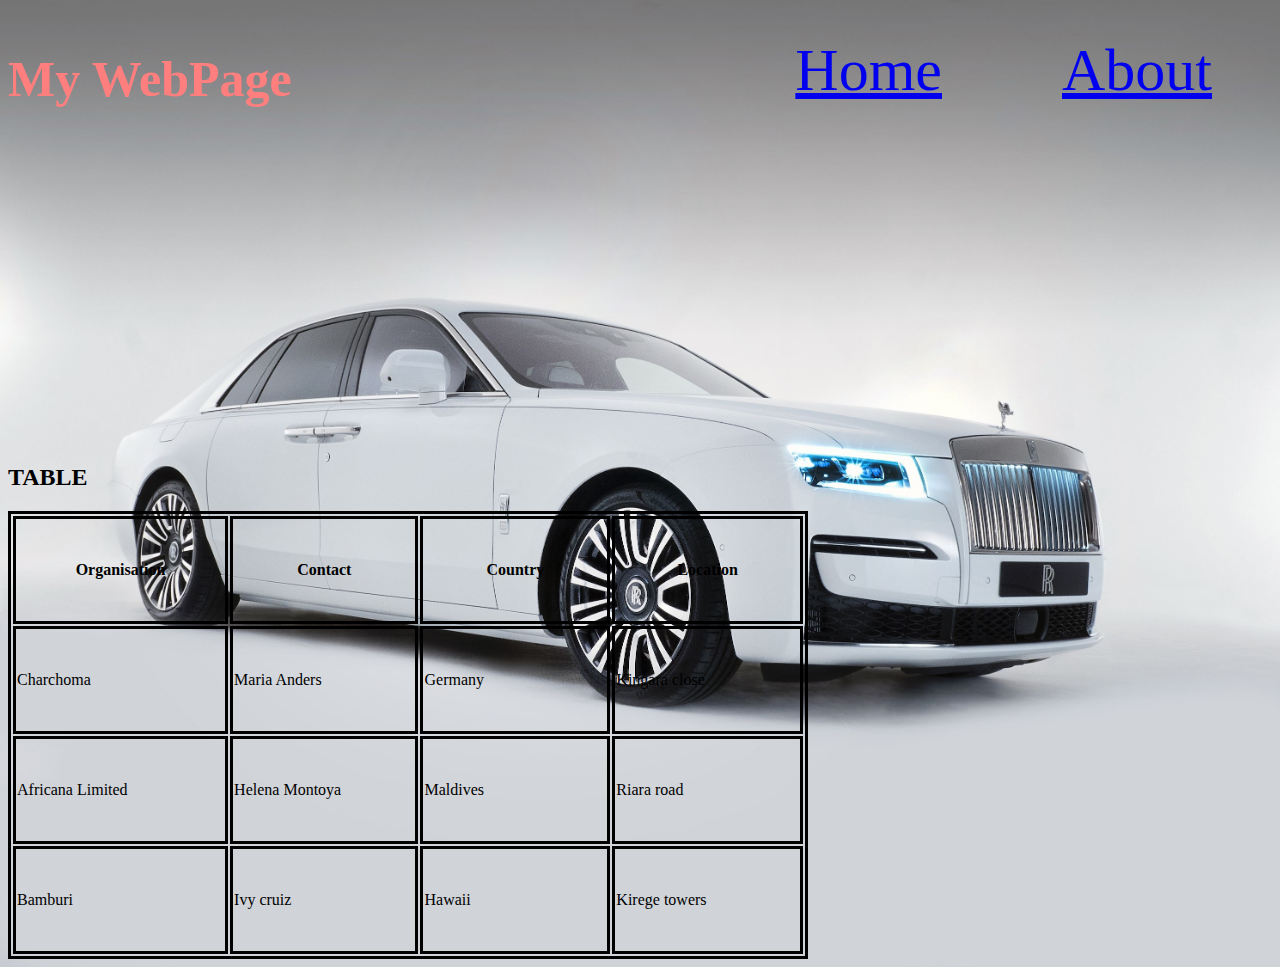
<file: index.html>
<!DOCTYPE html>
<html lang="en">

<head>
    <meta charset="UTF-8">
    <meta http-equiv="X-UA-Compatible" content="IE=edge">
    <meta name="viewport" content="width=device-width, initial-scale=1.0">
    <link rel="stylesheet" href="style.css">
    <title>MyWebPage</title>
    
</head>


<body>

    <div>

        <h1>My WebPage</h1>
       <nav>
            <ul>
                <li><a href="About.html">About</a></li>
                <li><a href="Home.html">Home</a></li>
            </ul>
        </nav>
        <iframe width="560" height="315" src="https://www.youtube.com/embed/VQqOJC8ToC4" title="YouTube video player" frameborder="0" allow="accelerometer; autoplay; clipboard-write; encrypted-media; gyroscope; picture-in-picture" allowfullscreen></iframe>
</div>
<div>    
<table>
    <h2>TABLE</h2>
    <tr>
        <th>Organisation</th>
        <th>Contact</th>
        <th>Country</th>
        <th>Location</th>
      </tr>
      <tr>
        <td>Charchoma</td>
        <td>Maria Anders</td>
        <td>Germany</td>
        <td>Kingara close</td>
        </tr>
        <tr>
            <td>Africana Limited</td>
            <td>Helena Montoya</td>
            <td>Maldives</td>
            <td>Riara road</td>
         </tr>
         <tr>
             <td>Bamburi</td>
             <td>Ivy cruiz</td>
             <td>Hawaii</td>
             <td>Kirege towers</td>
         </tr>
    </table>
</div>
</body>
</html>
</file>
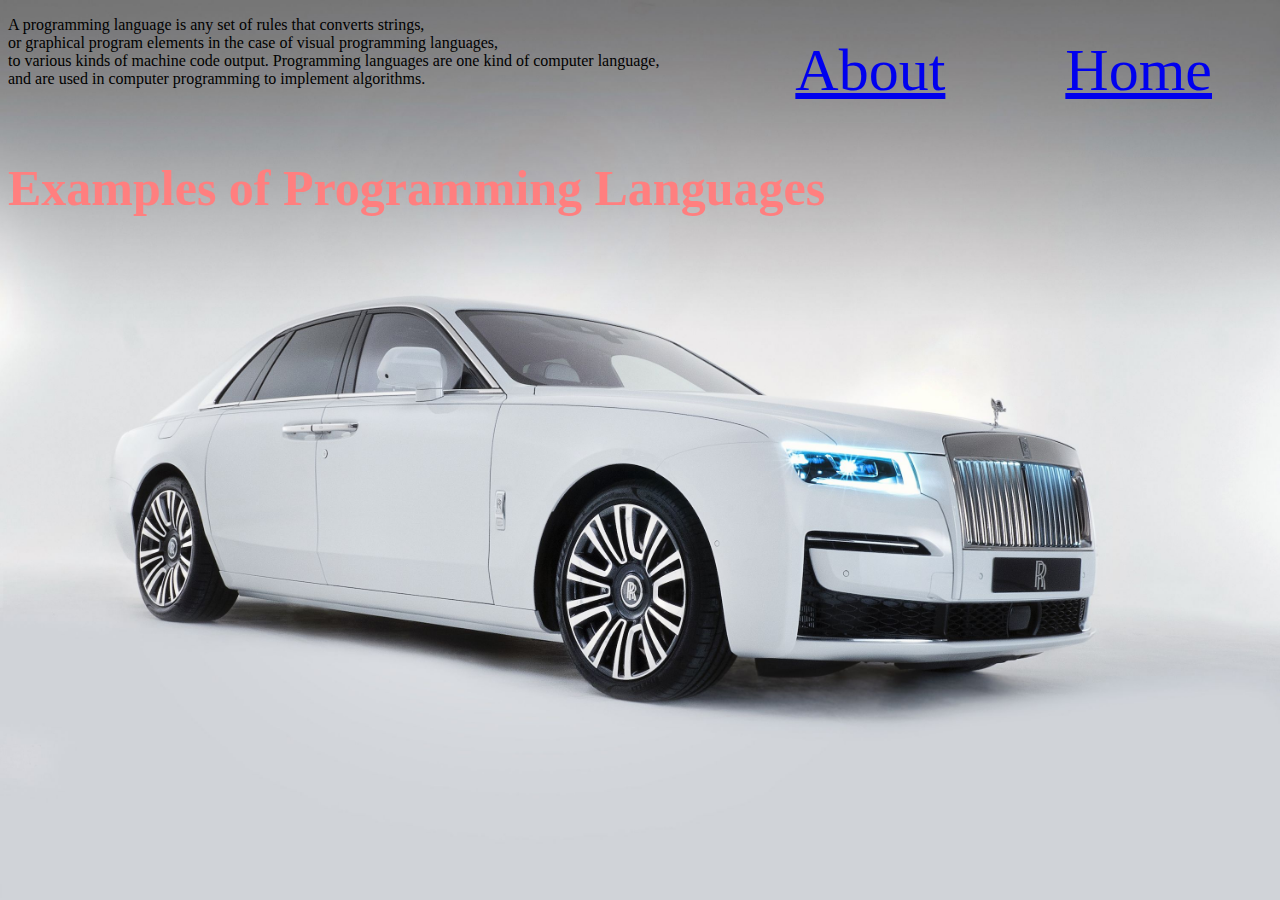
<file: About.html>
<!DOCTYPE html>
<html lang="en">
<head>
    <meta charset="UTF-8">
    <meta http-equiv="X-UA-Compatible" content="IE=edge">
    <meta name="viewport" content="width=device-width, initial-scale=1.0">
    <link rel="stylesheet"href ="style.css">
    <title>Document</title>
</head>
<body>
    <nav>
        <ul>
            <li><a href="Home.html">Home</a></li>
            <li><a href="About.html">About</a></li>
            
        </ul>
    </nav>
    <h1>Examples of Programming Languages</h1>
<p>A programming language is any set of rules that converts strings,<br>
     or graphical program elements in the case of visual programming languages,<br>
      to various kinds of machine code output. Programming languages are one kind of computer language,<br>
     and are used in computer programming to implement algorithms.</p>
    
</body>
</html>
</file>
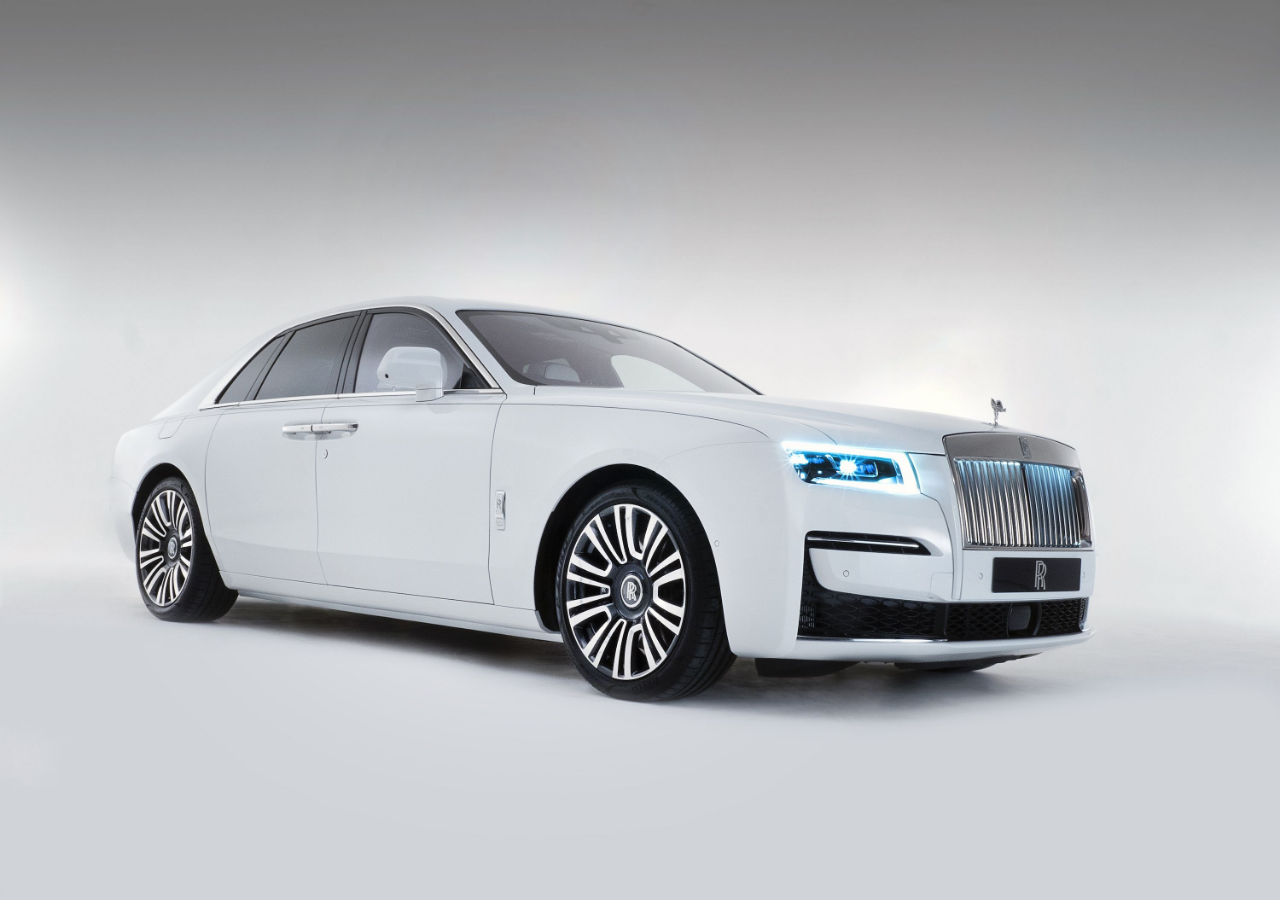
<file: box.html>
<!DOCTYPE html>
<html lang="en">
<head>
    <meta charset="UTF-8">
    <meta http-equiv="X-UA-Compatible" content="IE=edge">
    <meta name="viewport" content="width=device-width, initial-scale=1.0">
    <link rel="stylesheet"href="style.css">
    <title>Document</title>
</head>
<body>
    <div id ="box-model">
       
    </div>
    
</body>
</html>
</file>
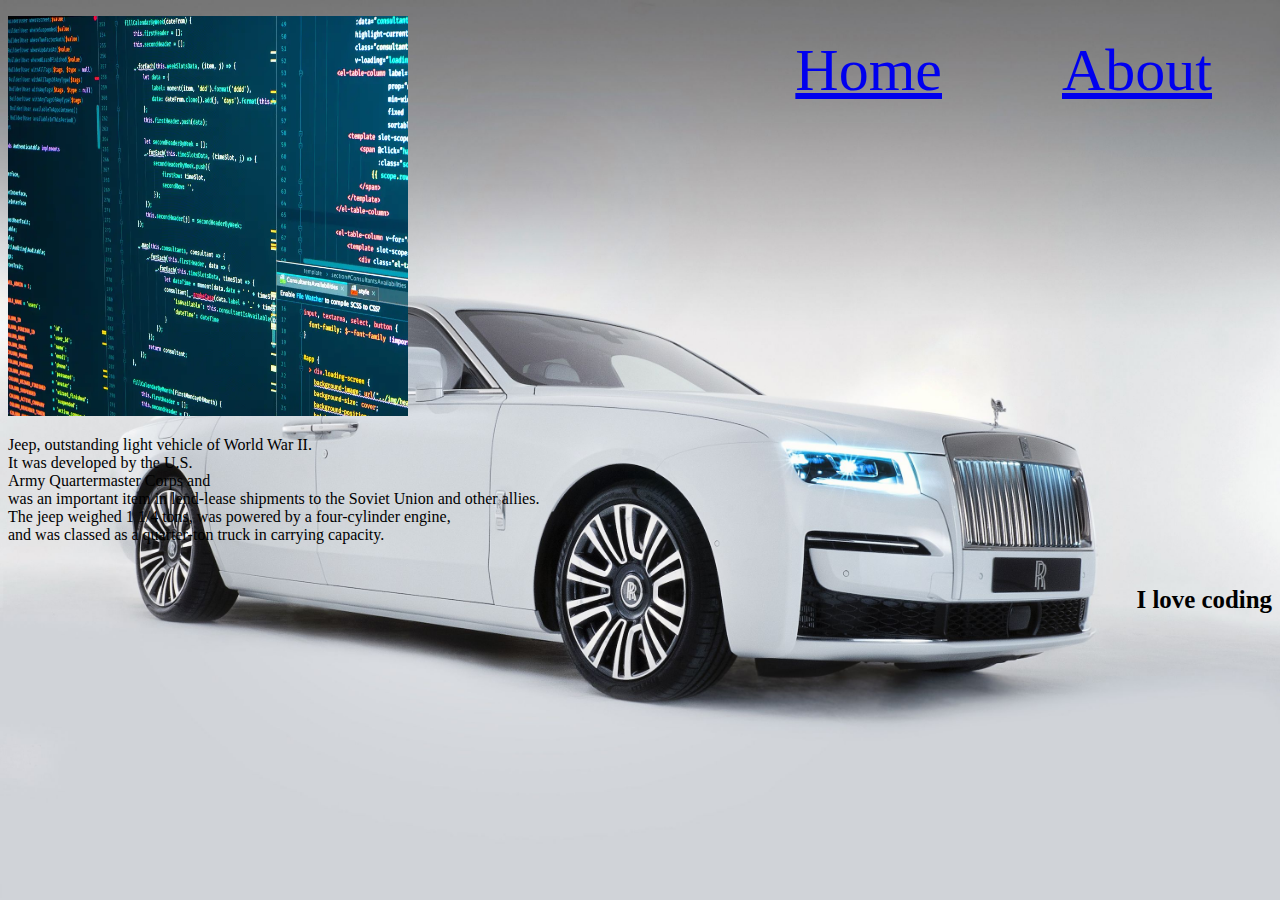
<file: Home.html>
<!DOCTYPE html>
<html lang="en">
<head>
    <meta charset="UTF-8">
    <meta http-equiv="X-UA-Compatible" content="IE=edge">
    <meta name="viewport" content="width=>, initial-scale=1.0">
    <link rel="stylesheet" href="style.css">
    <title>Document</title>
</head>
<body>
    <nav>
        <ul>
            <li><a href="About.html">About</a></li>
            <li><a href="Home.html">Home</a></li>
        </ul>
    </nav>
<img src="kotlin.webp" alt=""width="400" height="400"> 
    
    <div class="centre">
</h4>
        <p>Jeep, outstanding light vehicle of World War II. <br>
            It was developed by the U.S. <br>
            Army Quartermaster Corps and<br>
             was an important item in lend-lease shipments to the Soviet Union and other allies.<br>
              The jeep weighed 1 1/4 tons, was powered by a four-cylinder engine,<br>
               and was classed as a quarter-ton truck in carrying capacity.</p>
    </div>
    <footer>
        <h5>I love coding</h5>
    </footer>
</body>
</html>
</file>
<file: style.css>
h1{
    color: rgb(255, 127, 127);
    font-size: 50px;
    list-style: none;
    display: inline;
    float: left;

}

nav ul li{
    display: inline;
    float: right;
    padding: 20px 60px;
    font-size: 60px;
    
}

 table, th, td {
        border: solid rgb(0, 0, 0);
        width: 800px;
        height: 100px;


      }
      body{
          background-image: url(./big\ machines.jpg);
          background-repeat: no-repeat;
          background-size: cover;
      }
      footer{
          text-align: right;
          font-size: 30px;
      }
video{
    padding-left: 20px;
    
}
</file>
